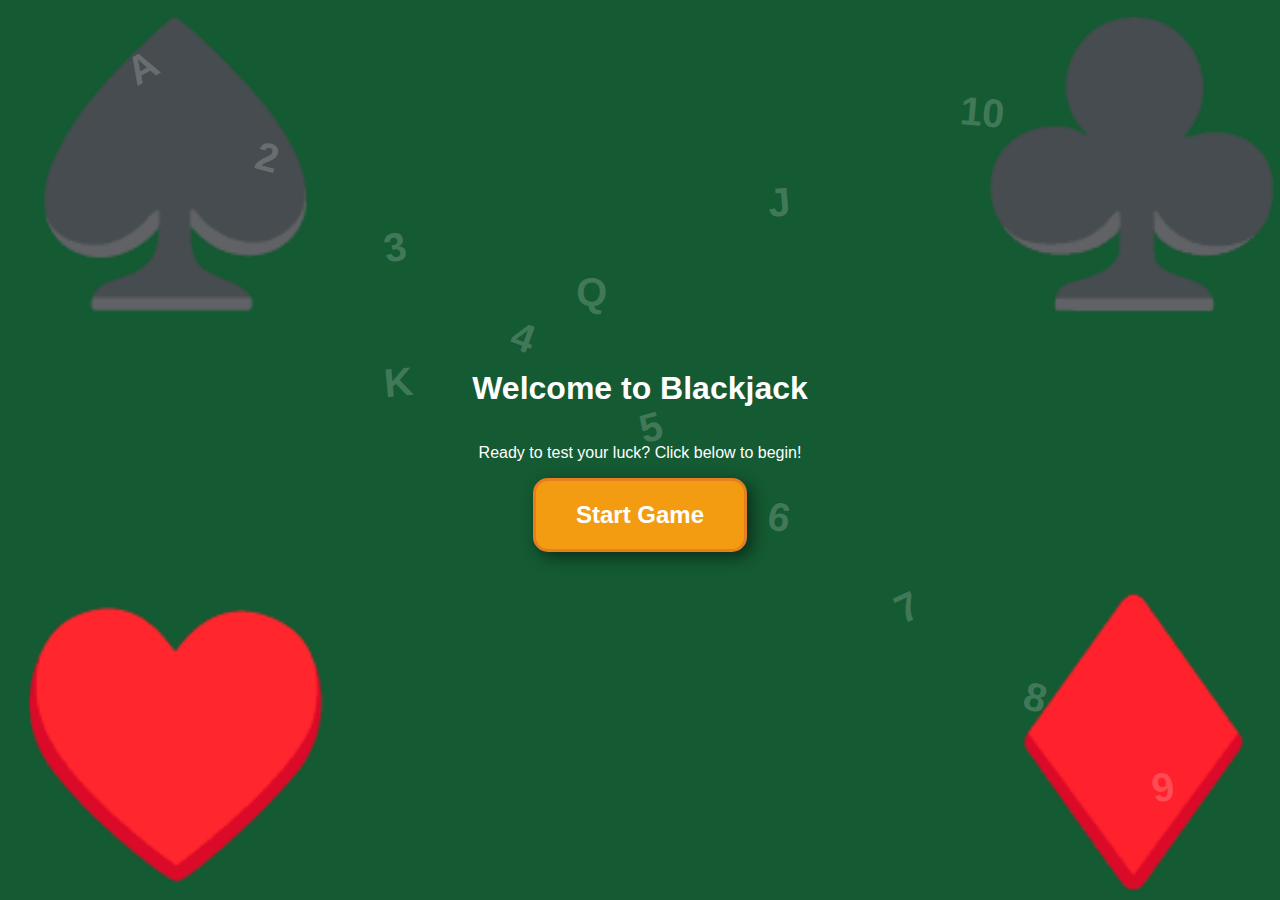
<file: index.html>
<!DOCTYPE html>
<html lang="en">
<head>
    <meta charset="UTF-8">
    <meta name="viewport" content="width=device-width, initial-scale=1.0">
    <title>Blackjack - Start Game</title>
    <link rel="stylesheet" href="blackstyles.css">
</head>
<body>
<!-- Playing Card Symbols in Four Corners -->
<div class="corner-card top-left">♠️</div>
<div class="corner-card top-right">♣️</div>
<div class="corner-card bottom-left">♥️</div>
<div class="corner-card bottom-right">♦️</div>



    <!-- Background Card Numbers -->
<div class="card-background">
    <span class="card-value" style="top: 5%; left: 10%; --rotate: -30deg;">A</span>
    <span class="card-value" style="top: 15%; left: 20%; --rotate: 15deg;">2</span>
    <span class="card-value" style="top: 25%; left: 30%; --rotate: -10deg;">3</span>
    <span class="card-value" style="top: 35%; left: 40%; --rotate: 20deg;">4</span>
    <span class="card-value" style="top: 45%; left: 50%; --rotate: -15deg;">5</span>
    <span class="card-value" style="top: 55%; left: 60%; --rotate: 10deg;">6</span>
    <span class="card-value" style="top: 65%; left: 70%; --rotate: -25deg;">7</span>
    <span class="card-value" style="top: 75%; left: 80%; --rotate: 15deg;">8</span>
    <span class="card-value" style="top: 85%; left: 90%; --rotate: -10deg;">9</span>
    <span class="card-value" style="top: 10%; left: 75%; --rotate: 5deg;">10</span>
    <span class="card-value" style="top: 20%; left: 60%; --rotate: -5deg;">J</span>
    <span class="card-value" style="top: 30%; left: 45%; --rotate: 5deg;">Q</span>
    <span class="card-value" style="top: 40%; left: 30%; --rotate: -5deg;">K</span>
</div>


    <div class="landing-container">
    <h1>Welcome to Blackjack</h1>
    <p>Ready to test your luck? Click below to begin!</p>
    <a href="blackjack.html" class="start-button">Start Game</a>
</div>

</body>
</html>
</file>
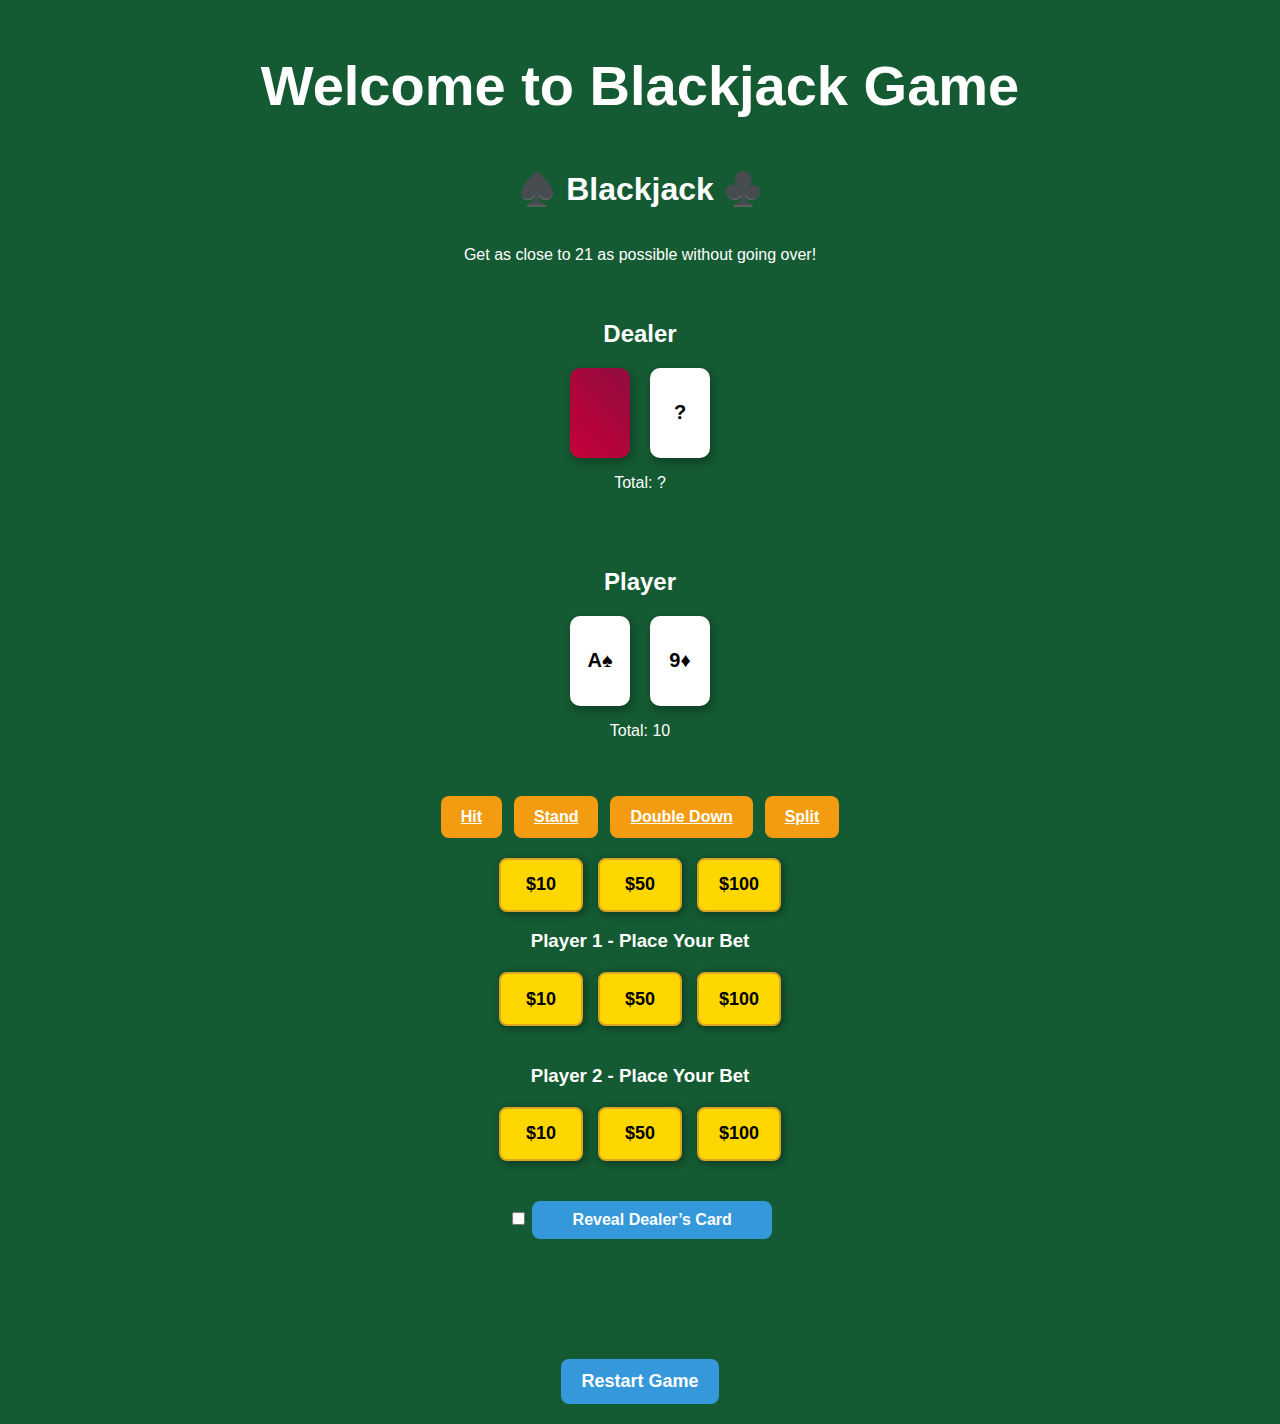
<file: blackjack.html>
<!DOCTYPE html>
<html lang="en">
<head>
    <meta charset="UTF-8">
    <meta name="viewport" content="width=device-width, initial-scale=1.0">
    <title>Blackjack - CSS Only</title>
    <link rel="stylesheet" href="blackstyles.css">
</head>
<body>
    <!-- 🔥 Welcome Banner (Fixed to Top) -->
    <div class="welcome-banner">
        <h1>Welcome to Blackjack Game</h1>
    </div>

    <div class="blackjack-container">
        <input type="checkbox" id="restart-game">
        <div class="blackjack-table restart-zoom">
            <h1>♠️ Blackjack ♣️</h1>
            <p>Get as close to 21 as possible without going over!</p>

            <!-- Dealer Section -->
            <div class="dealer-area">
                <h2>Dealer</h2>
                <div class="cards">
                    <div class="card back"></div> <!-- Hidden Card -->
                    <div class="card dealer-hidden">?</div> <!-- Hidden initially -->
                </div>
                <p>Total: <span class="dealer-total">?</span></p>
            </div>

            <!-- Player Section with Animated Cards -->
            <div class="player-area">
               <h2>Player</h2>
               <div class="cards">
                    <div class="card card-a">A♠</div>  <!-- A♠ with left animation -->
                    <div class="card card-9">9♦</div>  <!-- 9♦ with right animation -->
               </div>
               <p>Total: <span class="player-total">10</span></p>
            </div>

            <!-- Player Actions (Redirecting to Explanation Pages with Game) -->
            <div class="actions">
                <a href="hit.html" class="button">Hit</a>
                <a href="stand.html" class="button">Stand</a>
                <a href="double.html" class="button">Double Down</a>
                <a href="split.html" class="button">Split</a>
            </div>

            <!-- Betting Chips (Updated to Box Style) -->
            <div class="chips">
                <div class="chip-box">$10</div>
                <div class="chip-box">$50</div>
                <div class="chip-box">$100</div>
            </div>

            <!-- Player 1 Betting Area -->
            <div class="player-bet">
                <h3>Player 1 - Place Your Bet</h3>
                <div class="chips">
                    <input type="radio" id="p1-bet10" name="p1-bet">
                    <label for="p1-bet10" class="chip-box">$10</label>

                    <input type="radio" id="p1-bet50" name="p1-bet">
                    <label for="p1-bet50" class="chip-box">$50</label>

                    <input type="radio" id="p1-bet100" name="p1-bet">
                    <label for="p1-bet100" class="chip-box">$100</label>
                </div>
            </div>

            <!-- Player 2 Betting Area -->
            <div class="player-bet">
                <h3>Player 2 - Place Your Bet</h3>
                <div class="chips">
                    <input type="radio" id="p2-bet10" name="p2-bet">
                    <label for="p2-bet10" class="chip-box">$10</label>

                    <input type="radio" id="p2-bet50" name="p2-bet">
                    <label for="p2-bet50" class="chip-box">$50</label>

                    <input type="radio" id="p2-bet100" name="p2-bet">
                    <label for="p2-bet100" class="chip-box">$100</label>
                </div>
            </div>

            <!-- Dealer's Hidden Card Reveal -->
            <div class="dealer-reveal">
                <input type="checkbox" id="reveal-card">
                <label for="reveal-card" class="flip-label">Reveal Dealer’s Card</label>
                <div class="dealer-hidden-card">
                    <div class="card">K♣</div> <!-- Dealer’s Hidden Card -->
                </div>
            </div>

            <!-- Restart Game -->
            <label for="restart-game" class="restart-button">Restart Game</label>
        </div>
    </div>
</body>
</html>
</file>
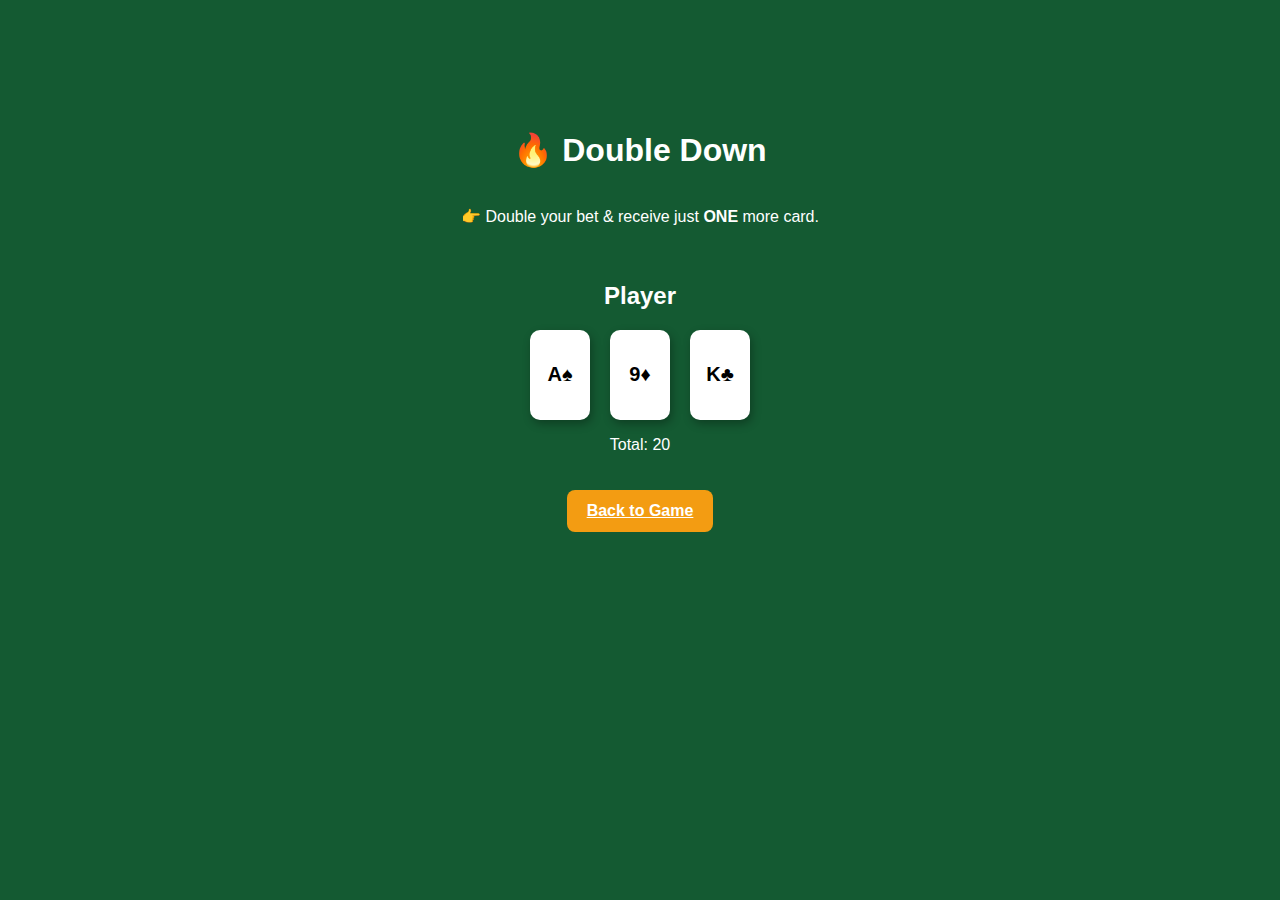
<file: double.html>
<!DOCTYPE html>
<html lang="en">
<head>
    <meta charset="UTF-8">
    <meta name="viewport" content="width=device-width, initial-scale=1.0">
    <title>Double Down - Blackjack</title>
    <link rel="stylesheet" href="blackstyles.css">
</head>
<body>
    <div class="blackjack-container">
        <h1>🔥 Double Down</h1>
        <p>👉 Double your bet & receive just <strong>ONE</strong> more card.</p>

        <!-- Player Section -->
        <div class="player-area">
           <h2>Player</h2>
           <div class="cards">
            <div class="card card-a">A♠</div>  
            <div class="card card-9">9♦</div>  
            <div class="card new-card">K♣</div>  <!-- New Card -->
           </div>
        <p>Total: <span class="player-total">20</span></p>
        </div>

        <a href="blackjack.html" class="button">Back to Game</a>
    </div>
</body>
</html>
</file>
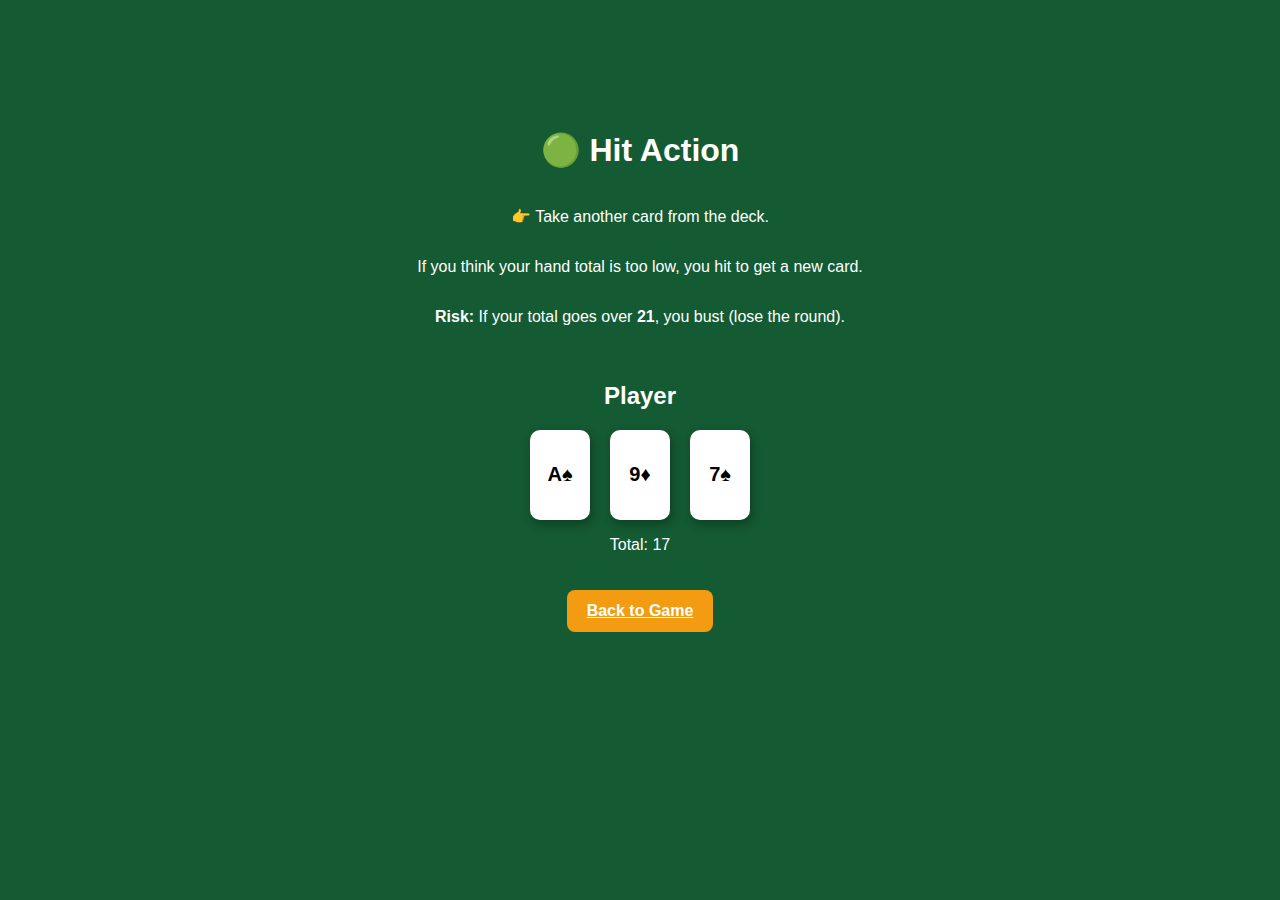
<file: hit.html>
<!DOCTYPE html>
<html lang="en">
<head>
    <meta charset="UTF-8">
    <meta name="viewport" content="width=device-width, initial-scale=1.0">
    <title>Hit Action - Blackjack</title>
    <link rel="stylesheet" href="blackstyles.css">
</head>
<body>
    <div class="blackjack-container">
        <h1>🟢 Hit Action</h1>
        <p>👉 Take another card from the deck.</p>
        <p>If you think your hand total is too low, you hit to get a new card.</p>
        <p><strong>Risk:</strong> If your total goes over <strong>21</strong>, you bust (lose the round).</p>

        <!-- Player Section -->
        <div class="player-area">
           <h2>Player</h2>
           <div class="cards">
            <div class="card card-a">A♠</div>  <!-- A♠ with left animation -->
            <div class="card card-9">9♦</div>  <!-- 9♦ with right animation -->
            <div class="card new-card">7♠</div>  <!-- New Card Drawn -->
           </div>
        <p>Total: <span class="player-total">17</span></p>
        </div>

        <a href="blackjack.html" class="button">Back to Game</a>
    </div>
</body>
</html>
</file>
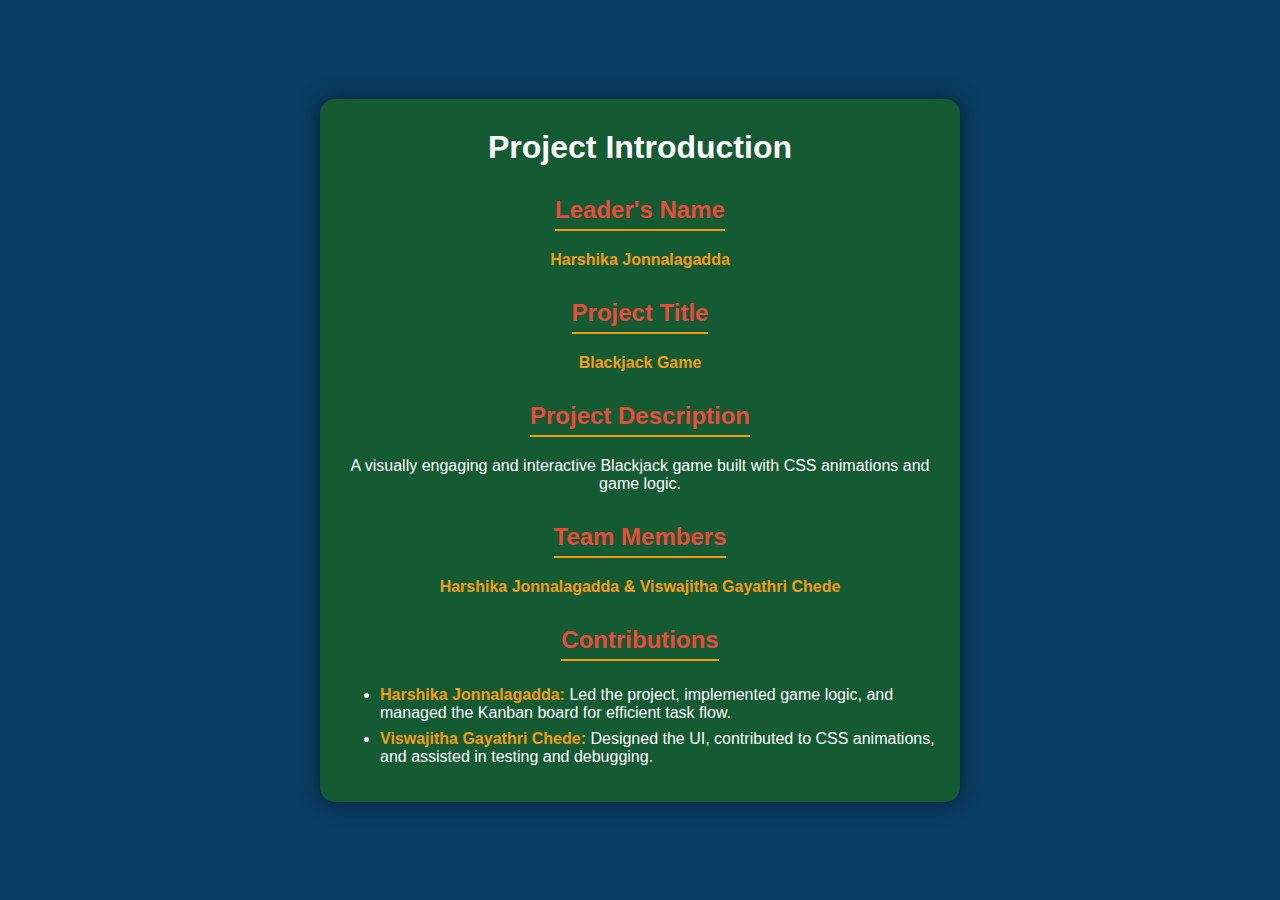
<file: Project_Summary.html>
<!DOCTYPE html>
<html lang="en">
<head>
    <meta charset="UTF-8">
    <meta name="viewport" content="width=device-width, initial-scale=1.0">
    <title>Blackjack Game Project</title>
    <style>
        body {
            margin: 0;
            padding: 0;
            font-family: 'Arial', sans-serif;
            background-color: #0A3D62;
            color: white;
            display: flex;
            justify-content: center;
            align-items: center;
            height: 100vh;
        }
        .intro-container {
            width: 80%;
            max-width: 600px;
            padding: 20px;
            border-radius: 15px;
            background-color: #145A32;
            box-shadow: 0px 0px 20px rgba(0, 0, 0, 0.5);
            text-align: center;
        }
        h1, h2, p {
            margin: 10px 0;
        }
        .highlight {
            color: #F39C12;
            font-weight: bold;
        }
        .section-title {
            color: #E74C3C;
            margin-top: 20px;
            border-bottom: 2px solid #F39C12;
            display: inline-block;
            padding-bottom: 5px;
        }
        .contributions {
            text-align: left;
            margin-top: 15px;
        }
        .contributions li {
            margin-bottom: 8px;
        }
    </style>
</head>
<body>
    <div class="intro-container">
        <h1>Project Introduction</h1>
        
        <h2 class="section-title">Leader's Name</h2>
        <p class="highlight">Harshika Jonnalagadda</p>
        
        <h2 class="section-title">Project Title</h2>
        <p class="highlight">Blackjack Game</p>
        
        <h2 class="section-title">Project Description</h2>
        <p>
            A visually engaging and interactive Blackjack game built with CSS animations and game logic.
        </p>
        
        <h2 class="section-title">Team Members</h2>
        <p class="highlight">Harshika Jonnalagadda & Viswajitha Gayathri Chede</p>
        
        <h2 class="section-title">Contributions</h2>
        <ul class="contributions">
            <li><span class="highlight">Harshika Jonnalagadda:</span> Led the project, implemented game logic, and managed the Kanban board for efficient task flow.</li>
            <li><span class="highlight">Viswajitha Gayathri Chede:</span> Designed the UI, contributed to CSS animations, and assisted in testing and debugging.</li>
        </ul>
    </div>
</body>
</html>
</file>
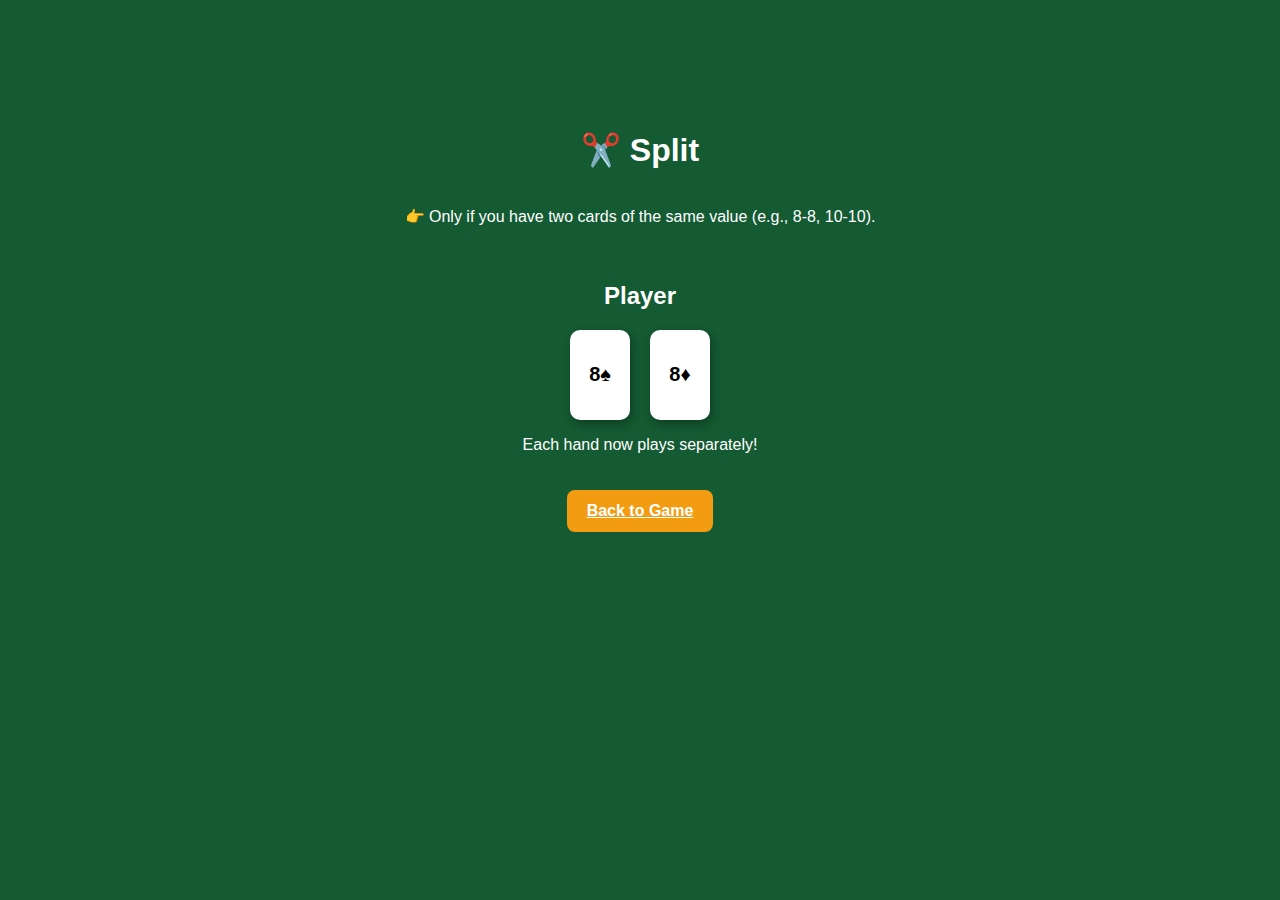
<file: split.html>
<!DOCTYPE html>
<html lang="en">
<head>
    <meta charset="UTF-8">
    <meta name="viewport" content="width=device-width, initial-scale=1.0">
    <title>Split - Blackjack</title>
    <link rel="stylesheet" href="blackstyles.css">
</head>
<body>
    <div class="blackjack-container">
        <h1>✂️ Split</h1>
        <p>👉 Only if you have two cards of the same value (e.g., 8-8, 10-10).</p>

        <!-- Player Section (Split into two hands) -->
        <div class="player-area">
           <h2>Player</h2>
           <div class="cards">
            <div class="card">8♠</div>  
            <div class="card">8♦</div>  
           </div>
        <p>Each hand now plays separately!</p>
        </div>

        <a href="blackjack.html" class="button">Back to Game</a>
    </div>
</body>
</html>
</file>
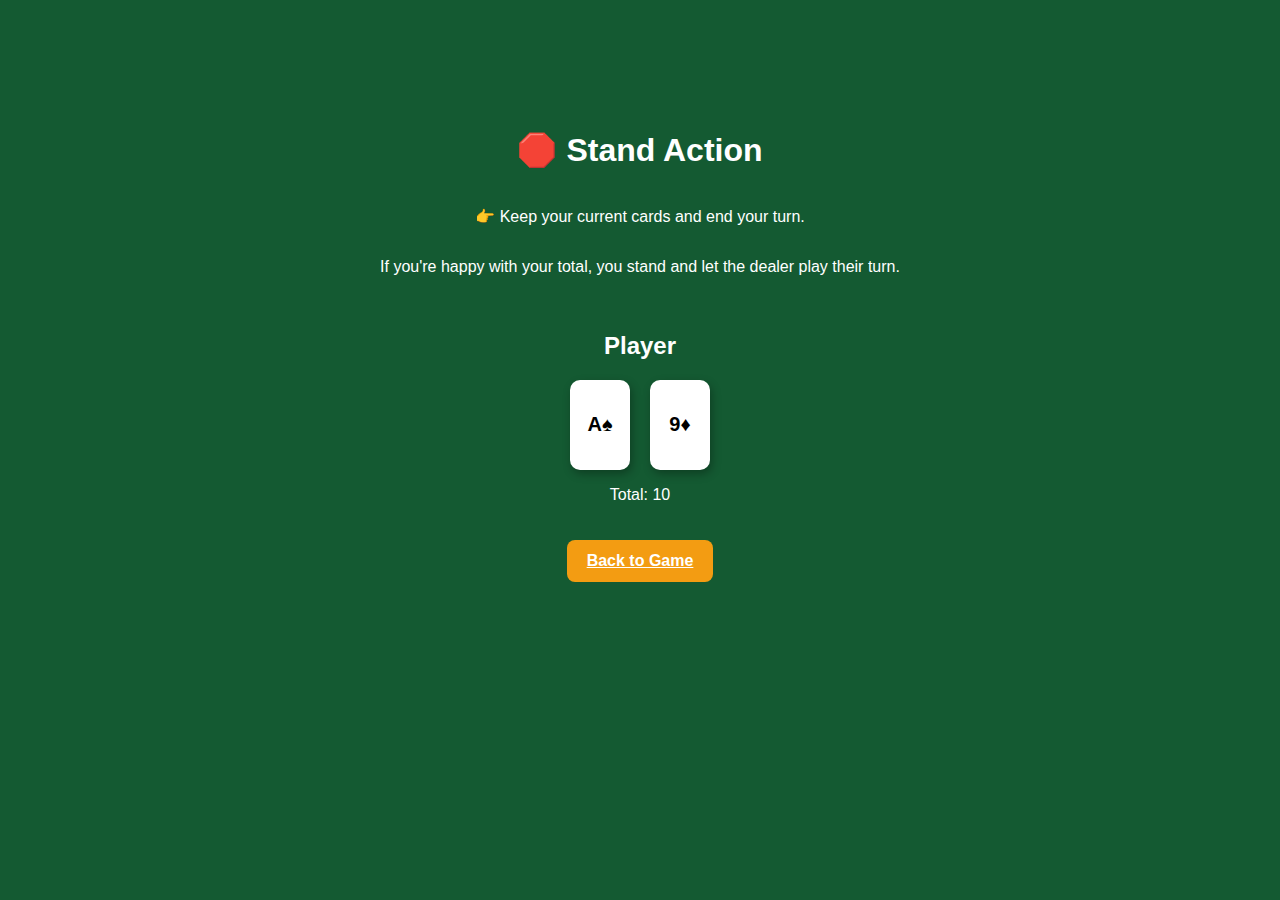
<file: stand.html>
<!DOCTYPE html>
<html lang="en">
<head>
    <meta charset="UTF-8">
    <meta name="viewport" content="width=device-width, initial-scale=1.0">
    <title>Stand Action - Blackjack</title>
    <link rel="stylesheet" href="blackstyles.css">
</head>
<body>
    <div class="blackjack-container">
        <h1>🛑 Stand Action</h1>
        <p>👉 Keep your current cards and end your turn.</p>
        <p>If you're happy with your total, you stand and let the dealer play their turn.</p>

        <!-- Player Section -->
        <div class="player-area">
           <h2>Player</h2>
           <div class="cards">
            <div class="card card-a">A♠</div>  
            <div class="card card-9">9♦</div>  
           </div>
        <p>Total: <span class="player-total">10</span></p>
        </div>

        <a href="blackjack.html" class="button">Back to Game</a>
    </div>
</body>
</html>
</file>
<file: blackstyles.css>
/* General Styling */
body {
    font-family: 'Arial', sans-serif;
    text-align: center;
    background-color: #145A32; /* Full green background */
    color: white;
    margin: 0;
    padding: 0;
    min-height: 100vh;
    display: flex;
    flex-direction: column;
    align-items: center;
}

/* Welcome Banner */
.welcome-banner {
    width: 100%;
    position: fixed;
    top: 0;
    left: 0;
    background: #145A32;
    color: white;
    padding: 15px 0;
    font-size: 28px;
    font-weight: bold;
    text-align: center;
    z-index: 100;
}

/* Blackjack Container */
.blackjack-container {
    width: 100%;
    display: flex;
    justify-content: center;
    align-items: center;
    flex-direction: column;
    padding-top: 110px;
}

/* Table Content */
.blackjack-table {
    width: 90%;
    max-width: 700px;
    padding: 20px;
    border-radius: 20px;
    display: flex;
    flex-direction: column;
    align-items: center;
}

/* Dealer & Player Sections */
.dealer-area, .player-area {
    margin: 20px 0;
}

/* Cards Styling */
.cards {
    display: flex;
    justify-content: center;
    position: relative;
}

/* Individual Card */
.card {
    width: 60px;
    height: 90px;
    background: white;
    color: black;
    font-size: 20px;
    font-weight: bold;
    display: flex;
    align-items: center;
    justify-content: center;
    border-radius: 10px;
    box-shadow: 2px 4px 10px rgba(0, 0, 0, 0.3);
    margin: 0 10px;
    transition: transform 0.3s ease-in-out;
}

/* Card Hover Effect */
.card:hover {
    transform: scale(1.1);
}

/* Back of the Card */
.card.back {
    background: linear-gradient(45deg, #C70039, #900C3F);
    color: transparent;
}

/* Buttons Styling */
.actions {
    display: flex;
    justify-content: center;
    gap: 12px;
    margin-top: 20px;
    flex-wrap: wrap;
}

/* Game Buttons */
.button {
    display: inline-block;
    padding: 12px 20px;
    font-size: 16px;
    font-weight: bold;
    border-radius: 8px;
    border: none;
    cursor: pointer;
    transition: all 0.3s ease-in-out;
    background: #F39C12;
    color: white;
}

/* Button Hover */
.button:hover {
    background: #E74C3C;
    transform: scale(1.1);
}

/* Restart Game Button */
.restart-button {
    display: inline-block;
    margin-top: 20px;
    padding: 12px 20px;
    font-size: 18px;
    font-weight: bold;
    border-radius: 8px;
    border: none;
    cursor: pointer;
    background: #3498DB;
    color: white;
    transition: transform 0.4s ease-in-out;
}

/* Restart Button Hover Effect */
.restart-button:hover {
    background: #2E86C1;
    transform: scale(1.1);
}

/* Hidden Dealer Card */
.dealer-hidden-card {
    margin-top: 10px;
    opacity: 0;
    transform: scale(0.8);
    transition: all 0.5s ease-in-out;
}

/* Reveal Dealer Card Box */
.dealer-reveal {
    margin-top: 20px;
}

/* Reveal Button Styling */
.flip-label {
    display: inline-block;
    padding: 10px 20px;
    font-size: 16px;
    font-weight: bold;
    background: #3498DB;
    color: white;
    border-radius: 8px;
    cursor: pointer;
    transition: 0.3s ease-in-out;
    text-align: center;
    width: 200px;
}

/* Hover Effect for Reveal Card */
.flip-label:hover {
    background: #2E86C1;
    transform: scale(1.1);
}

/* Show Dealer Card on Click */
input[type="checkbox"]:checked ~ .dealer-hidden-card {
    opacity: 1;
    transform: scale(1);
}

/* Animation for Player's Cards */
@keyframes slideInLeft {
    from {
        transform: translateX(-150px);
        opacity: 0;
    }
    to {
        transform: translateX(0);
        opacity: 1;
    }
}

@keyframes slideInRight {
    from {
        transform: translateX(150px);
        opacity: 0;
    }
    to {
        transform: translateX(0);
        opacity: 1;
    }
}

/* Apply Animations to Player's Cards */
.card-a { /* A♠ */
    animation: slideInLeft 1s ease-out forwards;
}

.card-9 { /* 9♦ */
    animation: slideInRight 1s ease-out forwards;
}

/* Betting Chips (Box Style) */
.chips {
    display: flex;
    justify-content: center;
    gap: 15px;
    margin-top: 20px;
}

/* Betting Chip Box */
.chip-box {
    width: 80px;
    height: 50px;
    background: gold;
    color: black;
    font-size: 18px;
    font-weight: bold;
    display: flex;
    align-items: center;
    justify-content: center;
    border-radius: 8px;
    box-shadow: 2px 2px 8px rgba(0, 0, 0, 0.4);
    border: 2px solid #DAA520;
    cursor: pointer;
    transition: all 0.3s ease-in-out;
}

/* Hover Effect for Chips */
.chip-box:hover {
    transform: scale(1.1);
    background: #FFD700;
}

/* Player Betting Section */
.player-bet {
    text-align: center;
    margin-bottom: 20px;
}

/* Hidden Radio Buttons */
input[type="radio"] {
    display: none;
}

/* Betting Chip Selected Effect */
input[type="radio"]:checked + label {
    background: #FFD700;
    transform: scale(1.1);
    border: 3px solid white;
}
/* Corner Card Symbols */
.corner-card {
    position: absolute;
    width: 8cm; /* Set fixed width */
    height: 8cm; /* Set fixed height */
    font-size: 7cm; /* Large symbol size */
    font-weight: bold;
    opacity: 1; /* Ensure full visibility */
    color: white; /* White color for visibility */
}

/* Positioning */
.top-left { top: 10px; left: 10px; }
.top-right { top: 10px; right: 10px; }
.bottom-left { bottom: 10px; left: 10px; }
.bottom-right { bottom: 10px; right: 10px; }

/* Landing Page Styling */
.landing-container {
    height: 100vh;
    display: flex;
    flex-direction: column;
    justify-content: center; /* Centers content vertically */
    align-items: center; /* Centers content horizontally */
    text-align: center;
    color: white;
    position: relative;
    overflow: hidden;
}
/* Background Random Card Numbers */
.card-background {
    position: absolute;
    width: 100%;
    height: 100%;
    top: 0;
    left: 0;
    overflow: hidden;
    pointer-events: none; /* Prevents interfering with clicks */
}

/* Individual Card Numbers */
.card-value {
    position: absolute;
    font-size: 40px;
    font-weight: bold;
    color: rgba(255, 255, 255, 0.2); /* Faded appearance */
    transform: rotate(var(--rotate));
    animation: floating 4s infinite alternate ease-in-out;
}

/* Floating Effect */
@keyframes floating {
    from { transform: translateY(0px) rotate(var(--rotate)); }
    to { transform: translateY(-10px) rotate(var(--rotate)); }
}
/* Start Game Button */
.start-button {
    display: inline-block;
    padding: 20px 40px; /* Bigger button */
    font-size: 24px; /* Larger text */
    font-weight: bold;
    text-decoration: none;
    color: white;
    background-color: #F39C12; /* Orange Button */
    border-radius: 15px; /* Rounded corners */
    transition: 0.3s ease-in-out;
    box-shadow: 5px 5px 15px rgba(0, 0, 0, 0.5); /* Layered shadow effect */
    border: 3px solid #E67E22; /* Slightly darker border */
}

/* Button Hover Effect */
.start-button:hover {
    background-color: #E74C3C;
    transform: scale(1.1);
    box-shadow: 8px 8px 20px rgba(0, 0, 0, 0.7); /* Stronger shadow */
}


/* Restart Game Animation */
.restart-zoom {
    animation: zoomInOut 0.5s ease-in-out;
}

/* Keyframes for Restart Animation */
@keyframes zoomInOut {
    0% { transform: scale(1); }
    50% { transform: scale(1.2); }
    100% { transform: scale(1); }
}
</file>
